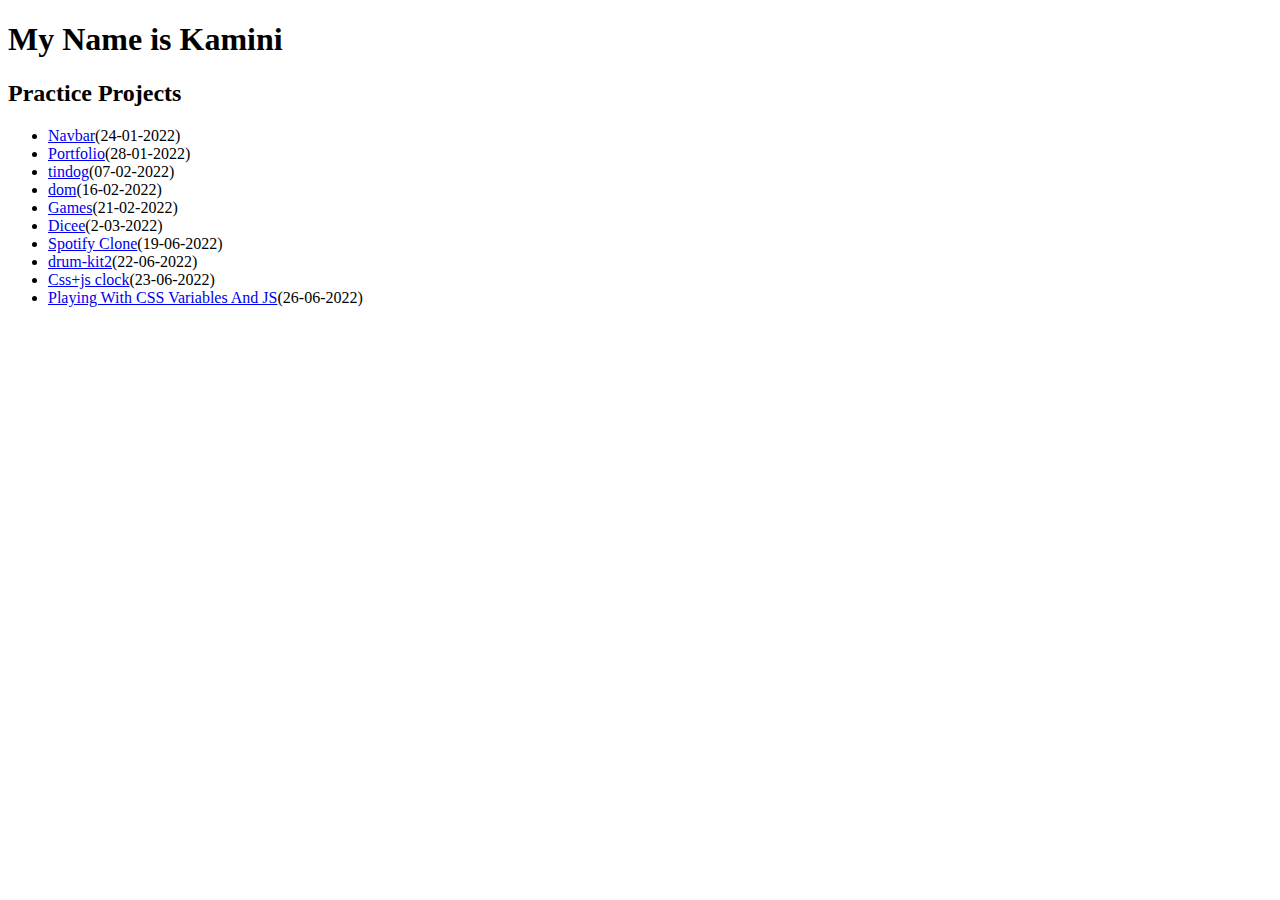
<file: index.html>
<!DOCTYPE html>
<html>
<body>
<h1>My Name is Kamini</h1>
<div>
  <h2> Practice Projects</h2>
  <ul>
    <li><a href="/navbar/">Navbar</a>(24-01-2022)</li>
    <li><a href="/portfolio/">Portfolio</a>(28-01-2022)</li>
    <li><a href="/tindog/">tindog</a>(07-02-2022)</li>
     <li><a href="/dom/">dom</a>(16-02-2022)</li>
    <li><a href="/games/">Games</a>(21-02-2022)</li>
     <li><a href="/Dicee/">Dicee</a>(2-03-2022)</li>
     <li><a href="/Spotify Clone/">Spotify Clone</a>(19-06-2022)</li>
     <li><a href="/drum-kit2/">drum-kit2</a>(22-06-2022)</li>
     <li><a href="/Css+js clock/">Css+js clock</a>(23-06-2022)</li>
     <li><a href="/Playing With CSS Variables And JS/">Playing With CSS Variables And JS</a>(26-06-2022)</li>
  </ul>
  </div>
</body>
</html>
</file>
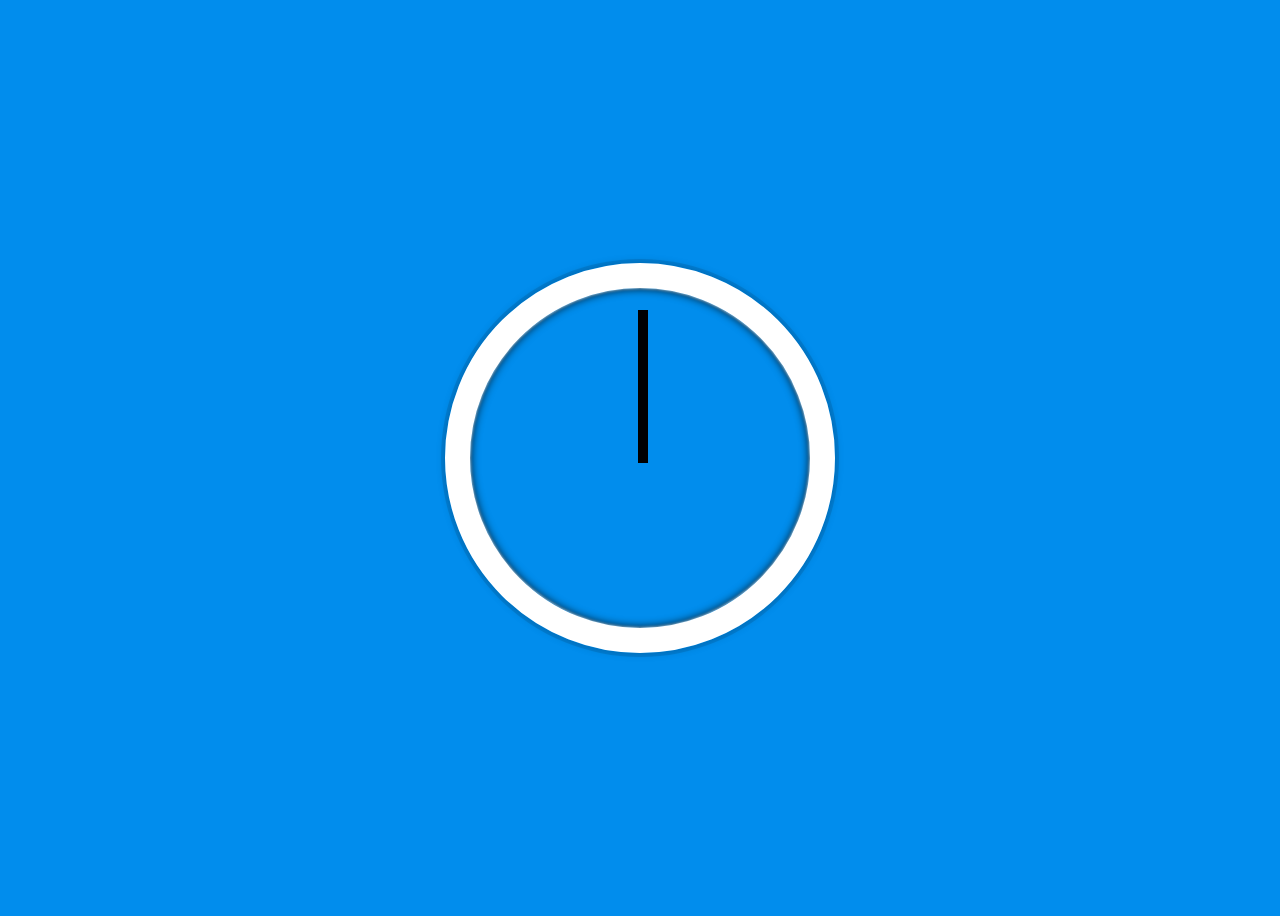
<file: Css+js clock/index.html>
<!DOCTYPE html>
<html lang="en">
<head>
                        <meta charset="UTF-8">
                        <meta http-equiv="X-UA-Compatible" content="IE=edge">
                        <meta name="viewport" content="width=device-width, initial-scale=1.0">
                        <title>CSS + JAVASCRIPT CLOCK.</title>
                        <link rel="stylesheet" href="style.css">
</head>
<body>
                        <div class="clock">
                        <div class="face-clock">
                            <div class="hand hour-hand"></div> 
                            <div class="hand min-hand"></div>
                            <div class="hand second-hand"></div>                   
                        </div>
                     </div>
         <script src="index.js"></script>            
</body>
</html>
</file>
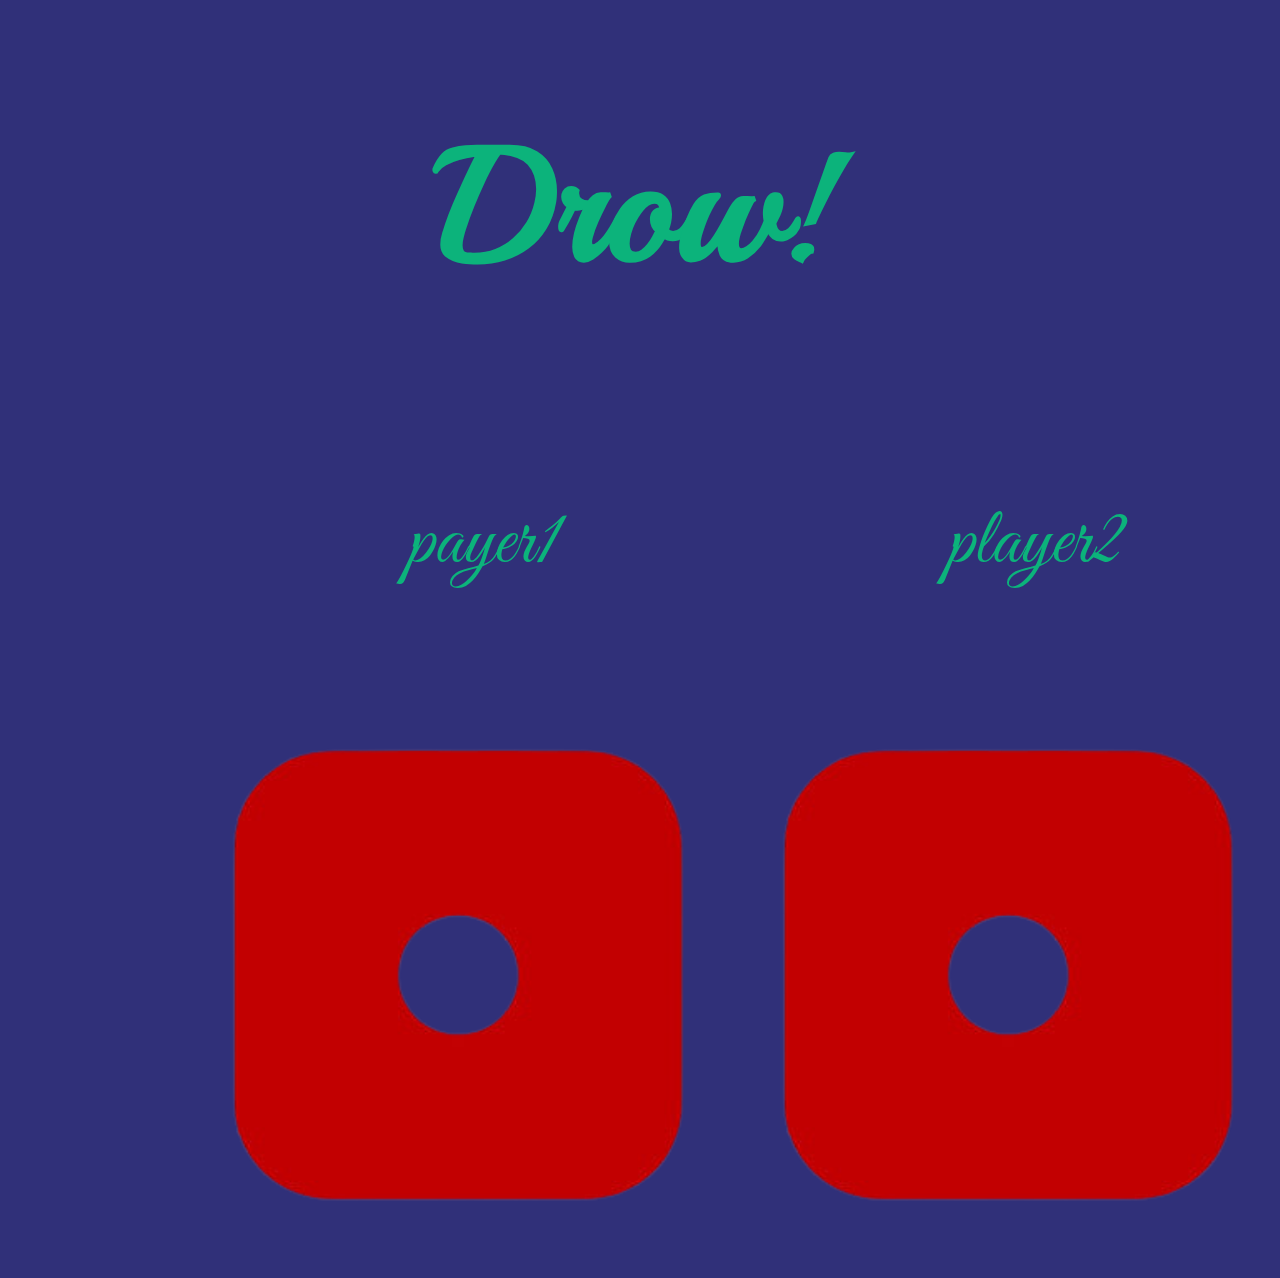
<file: Dicee/index.html>
<!DOCTYPE html>
<html lang="en">
<head>
            <meta charset="UTF-8">
            <meta http-equiv="X-UA-Compatible" content="IE=edge">
            <meta name="viewport" content="width=device-width, initial-scale=1.0">
            <title>Dicee.</title>

           <link rel="stylesheet" href="styles.css">

            <link rel="preconnect" href="https://fonts.gstatic.com" crossorigin>
            <link href="https://fonts.googleapis.com/css2?family=Playball&display=swap" rel="stylesheet">

           <link rel="preconnect" href="https://fonts.gstatic.com" crossorigin>
           <link href="https://fonts.googleapis.com/css2?family=Great+Vibes&display=swap" rel="stylesheet">


</head>
<body>
         
            
            <div class="container">
                <h1>🚩Rrfresh Me.</h1>
            <div class="dice">
              
           <p class="para1">payer1</p>           
               <img class="img1" src="images/dice6.png" alt="">
        </div>

            <div class="dice">
             
            <p class="para2">player2</p>
            <img class="img2" src="images/dice6.png" alt="">

            </div>
         </div>  
       

         <script src="index.js" charset="UTF-8"></script>
</body>
</html>
</file>
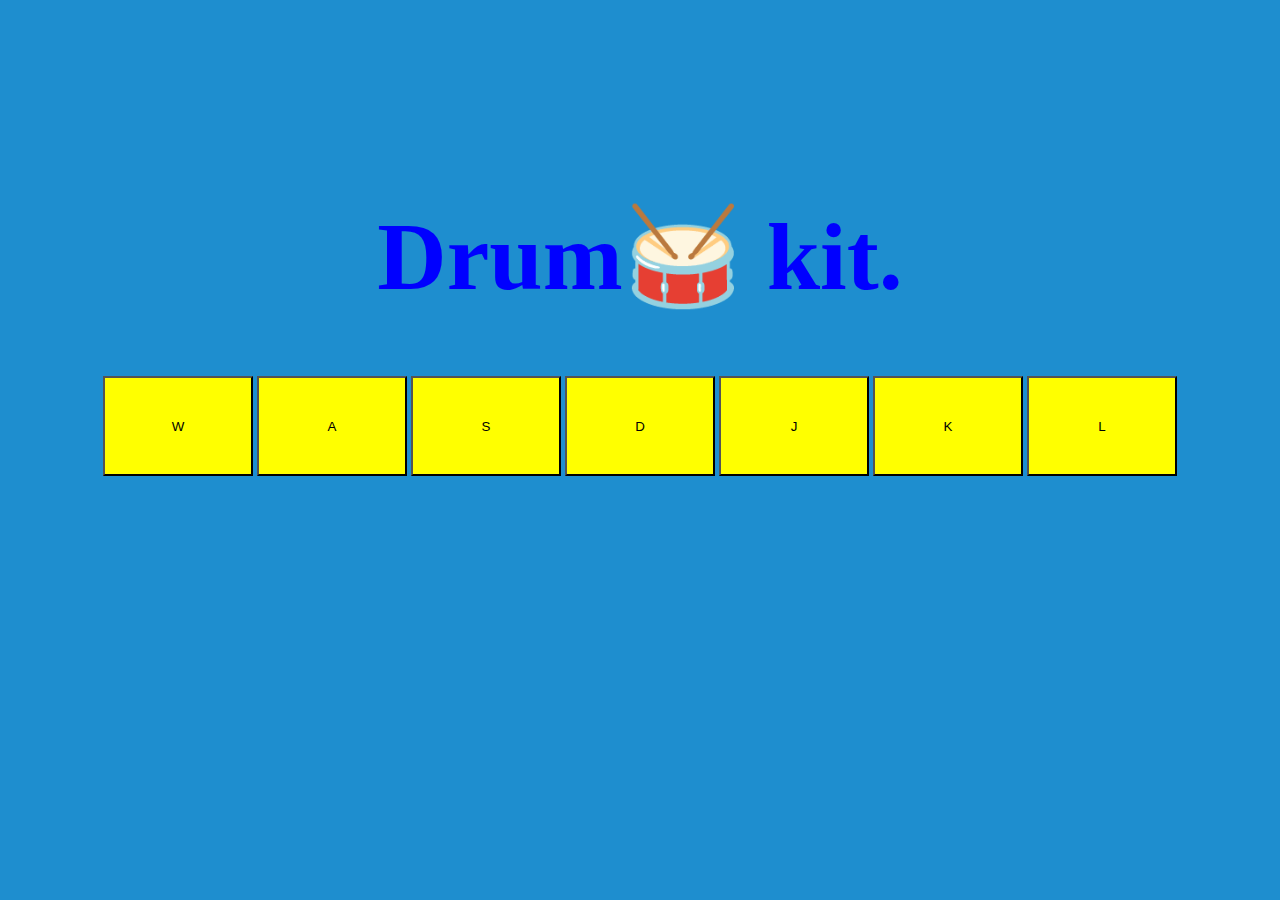
<file: dom/index.html>
<!DOCTYPE html>
<html lang="en">
<head>
                        <meta charset="UTF-8">
                        <meta http-equiv="X-UA-Compatible" content="IE=edge">
                        <meta name="viewport" content="width=device-width, initial-scale=1.0">
                        <title> drum kit.🌐</title>
                        <link rel="stylesheet" href="style.css">
                        <link href="https://fonts.googleapis.com/css2?family=Arvo&display=swap" rel="stylesheet">
                       
</head>
<body>
       <h1>Drum🥁 kit.</h1> 
        <div class="set">
               <button class="w drum">W</button>
               <button class="a drum">A</button>
               <button class="s drum">S</button>
               <button class="d drum">D</button>
               <button class="j drum">J</button>
               <button class="k drum">K</button>
               <button class="l drum">L</button>
        </div>




      
</body>

<script src="index.js" charset="UTF-8"></script> 
</html>
</file>
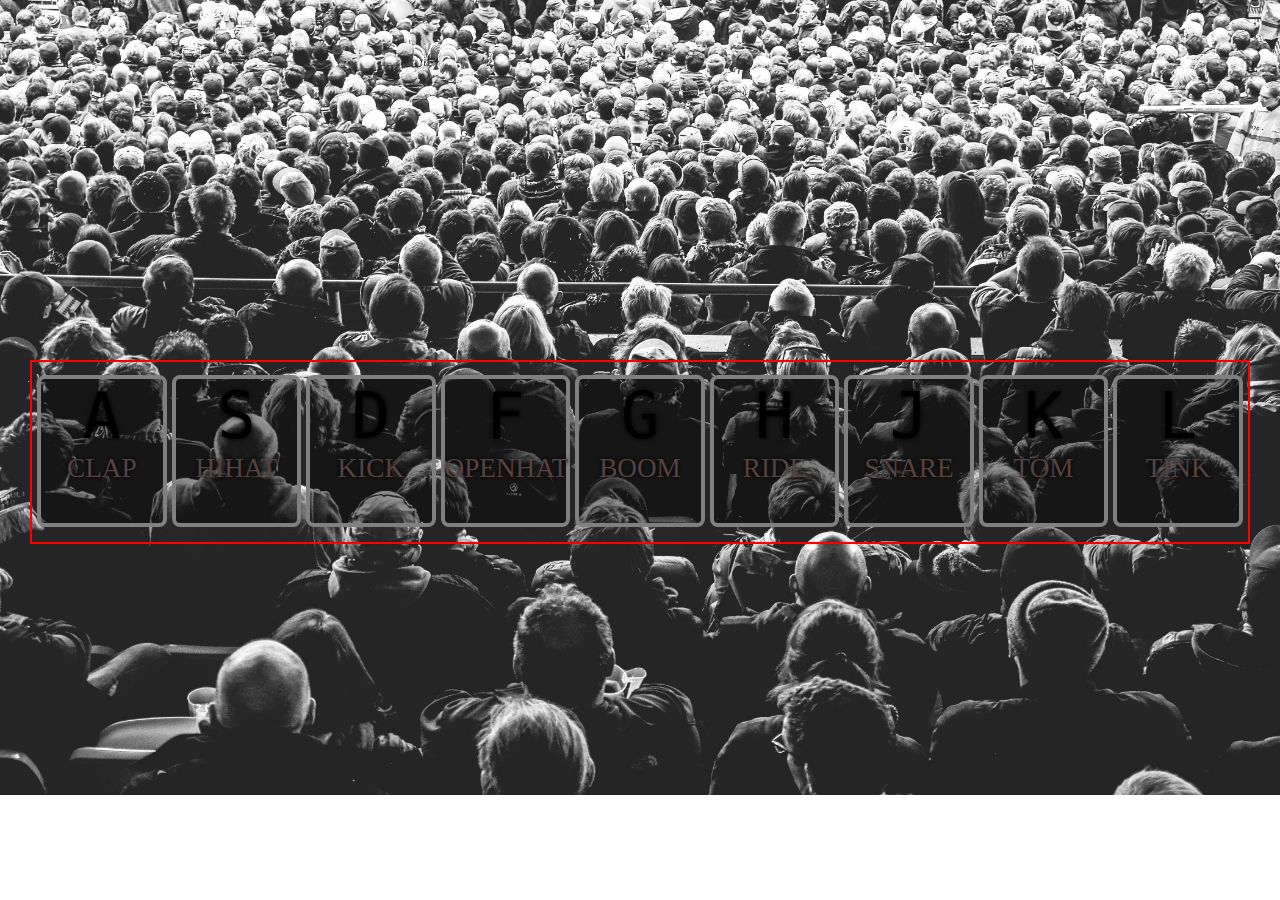
<file: drum-kit2/index.html>
<!DOCTYPE html>
<html lang="en">
<head>
                        <meta charset="UTF-8">
                        <meta http-equiv="X-UA-Compatible" content="IE=edge">
                        <meta name="viewport" content="width=device-width, initial-scale=1.0">
                        <title>DRUM KIT</title>
                        <link rel="stylesheet" href="style.css">
</head>
<body>
           <div class="keys">
                        <div class="key" data-key="65">
                          <kbd>A</kbd>
                          <span>CLAP</span>
                        </div>
                        <div class="key" data-key="83">
                          <kbd>S</kbd> 
                          <span>HIHAT</span>                    
                        </div>
                        <div class="key" data-key="68">
                          <kbd>D</kbd>
                          <span>KICK</span>
                        </div>
                        <div class="key" data-key="70">
                           <kbd>F</kbd>
                           <span>OPENHAT</span>
                        </div>
                        <div class="key" data-key="71">
                          <kbd>G</kbd>
                          <span>BOOM</span>
                        </div>
                        <div class="key" data-key="72">
                         <kbd>H</kbd>
                         <span>RIDE</span>
                        </div>
                        <div class="key" data-key="75">
                          <kbd>J</kbd>
                          <span>SNARE</span>
                        </div>
                        <div class="key" data-key="76">
                          <kbd>K</kbd>
                          <span>TOM</span>
                        </div>
                        <div class="key" data-key="78">
                          <kbd>L</kbd>
                          <span>TINK</span>
                        </div>
           </div>  
           <audio data-key="65" src="sound/clap.wav"></audio>
           <audio data-key="83" src="sound/hihat.wav"></audio>
           <audio data-key="68" src="sound/kick.wav"></audio>
           <audio data-key="70" src="sound/openhat.wav"></audio>
           <audio data-key="71" src="sound/boom.wav"></audio>
           <audio data-key="72" src="sound/ride.wav"></audio>
           <audio data-key="75" src="sound/snare.wav"></audio>
           <audio data-key="76" src="sound/tom.wav"></audio>
           <audio data-key="78" src="sound/tink.wav"></audio>
           
  <script src="app.js"></script>                   
</body>
</html>
</file>
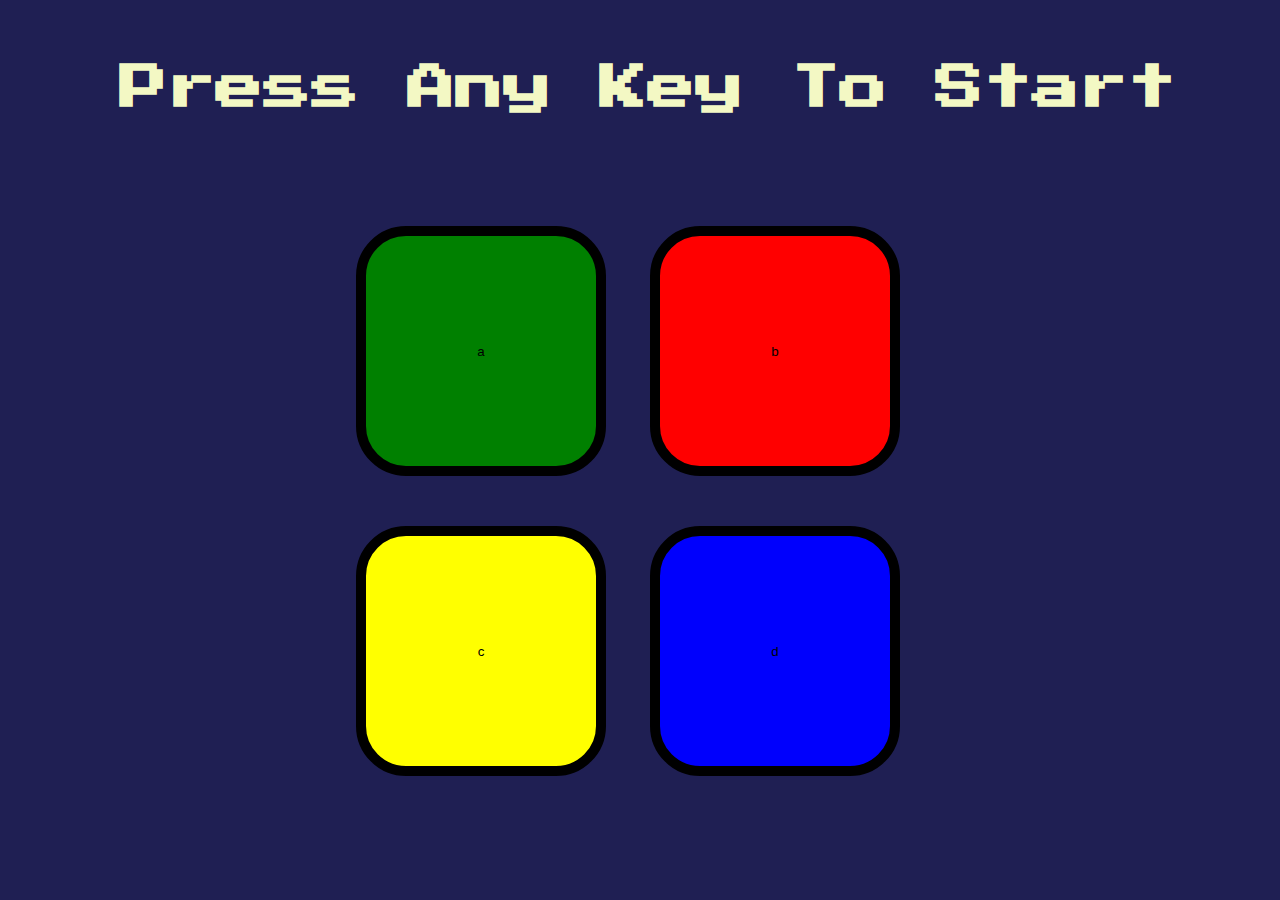
<file: games/index.html>
<!DOCTYPE html>
<html lang="en">
<head>
                        <meta charset="UTF-8">
                        <meta http-equiv="X-UA-Compatible" content="IE=edge">
                        <meta name="viewport" content="width=device-width, initial-scale=1.0">
                        <title>Game🎮.</title>

                        <link rel="preconnect" href="https://fonts.gstatic.com" crossorigin>
                        <link href="https://fonts.googleapis.com/css2?family=Press+Start+2P&display=swap" rel="stylesheet">

                        <link rel="stylesheet" href="styles.css">

</head>
<body>
     <h1 id="title">Press Any Key To Start</h1>

     <div class="container">
        <div class="row">
            <button class="btn-green btn" type="button">a</button>
            <button class="btn-red  btn" type="button">b</button>
        </div>
        <div class="row">
        <button class="btn-yellow  btn" type="button">c</button>
        <button class="btn-blue  btn" type="button">d</button>
        </div>
     </div>
                        


     <script src="https://ajax.googleapis.com/ajax/libs/jquery/3.3.1/jquery.min.js"></script>
     <script src="index.js" charset="UTF-8"></script>
</body>
</html>
</file>
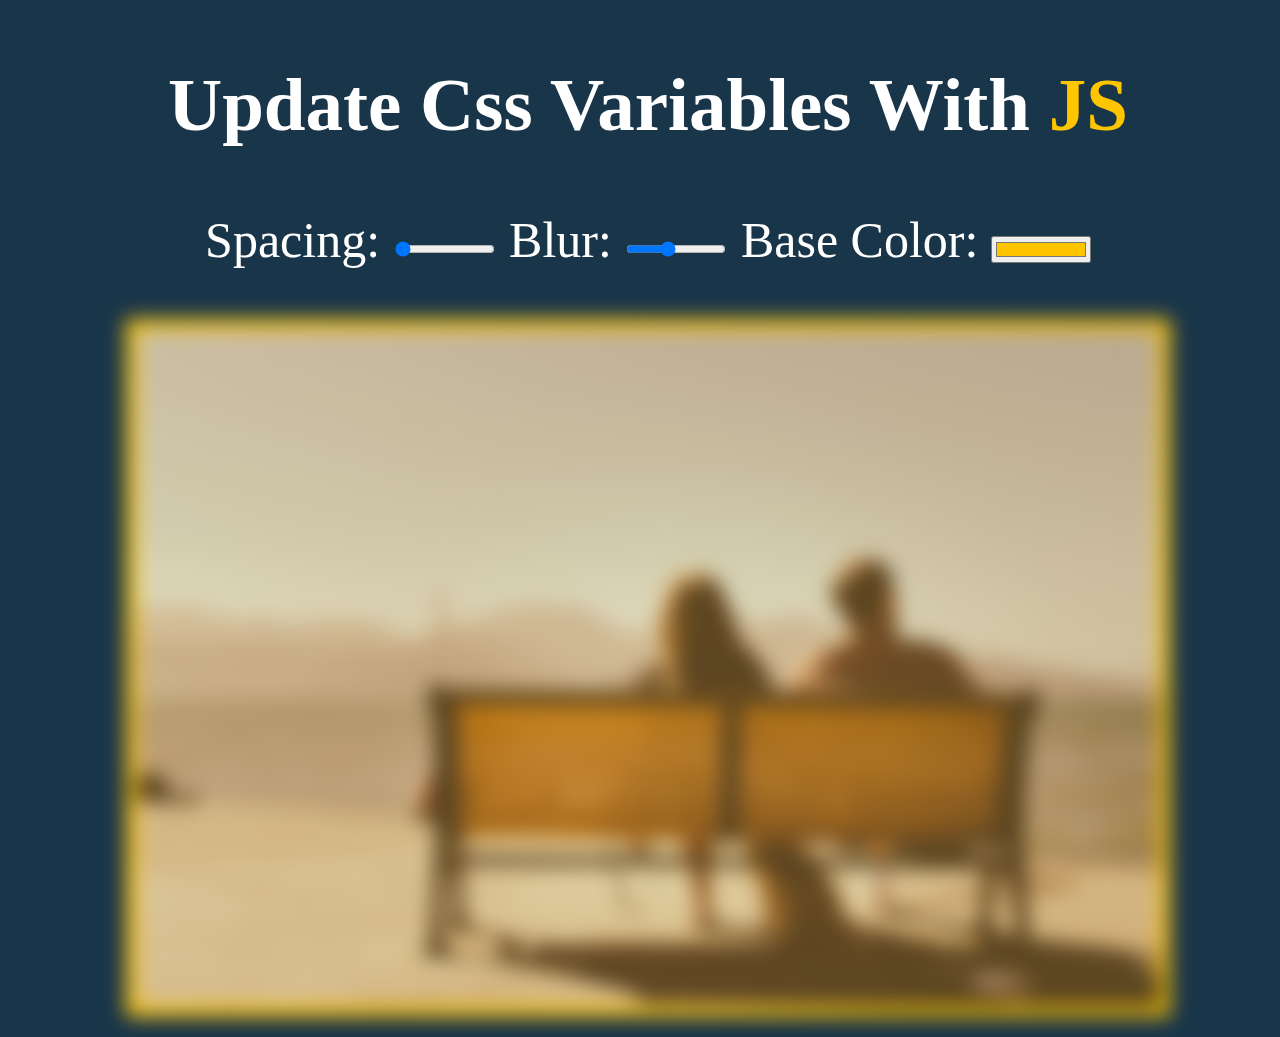
<file: Playing With CSS Variables And JS/index.html>
<!DOCTYPE html>
<html lang="en">
<head>
                        <meta charset="UTF-8">
                        <meta http-equiv="X-UA-Compatible" content="IE=edge">
                        <meta name="viewport" content="width=device-width, initial-scale=1.0">
                        <title>Playing with CSS Variables And JS</title>
                        <link rel="stylesheet" href="style.css">
</head>
<body>
                        <h2>Update Css Variables With <span class="h1">JS</span></h2>
                        <div class="controls">
                          <label for="spacing">Spacing:</label>
                          <input type="range" name="spacing" min="10" max="200" value="10" data-sizing="px" data-name="wes" data-cool="💩">

                          <label for="base">Blur:</label>
                          <input type="range" name="blur" min="0" max="25" value="10" data-sizing="px">

                          <label for="base">Base Color:</label>
                          <input type="color" name="base" value="#ffc600">
                        </div>
                        <img src="love.jpg" height="90%" width="90%" alt="">
       <script src="app.js"></script>                 
</body>
</html>
</file>
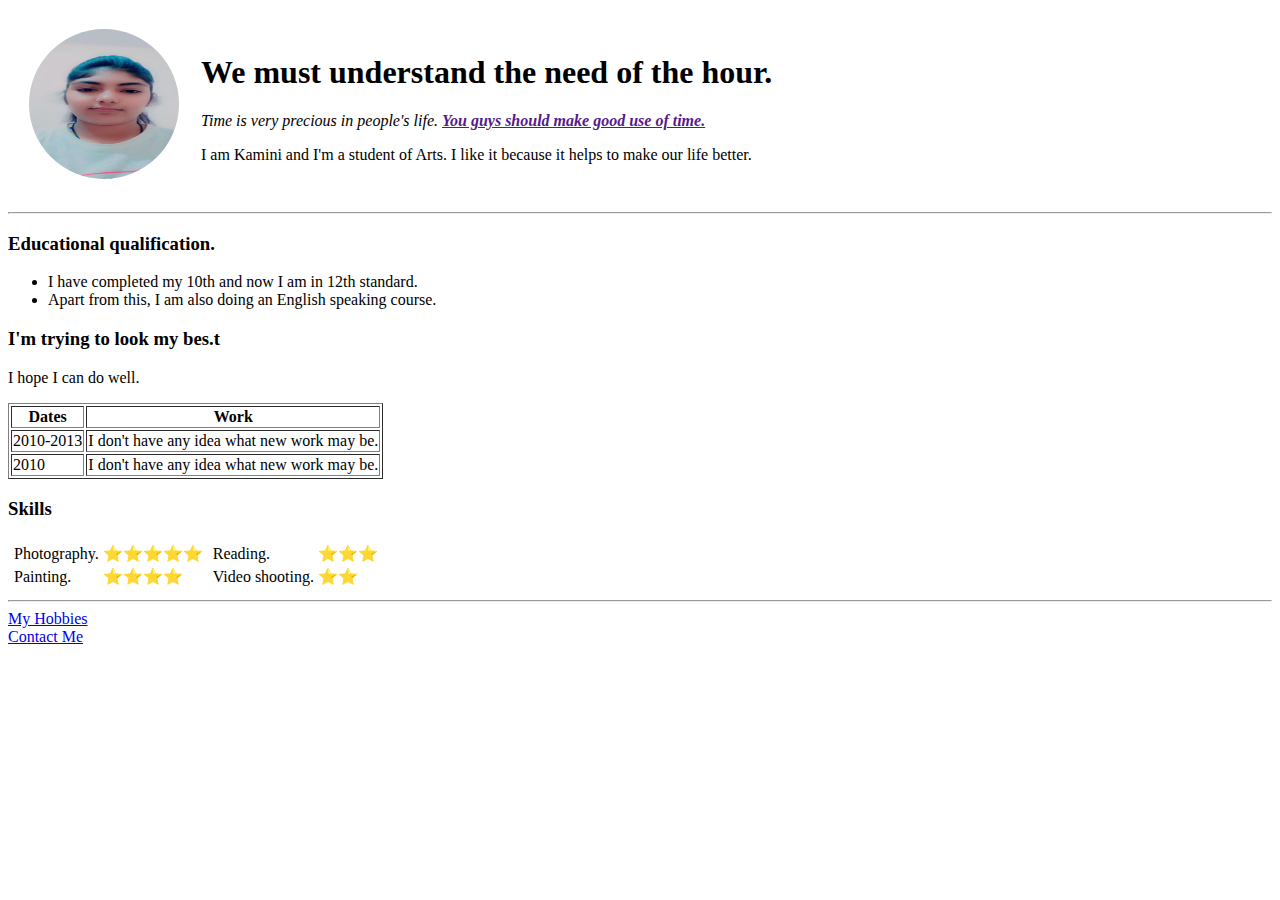
<file: portfolio/index.html>
<!DOCTYPE html>
<html lang="en">
<head>
                        <meta charset="UTF-8">
                        <meta http-equiv="X-UA-Compatible" content="IE=edge">
                        <meta name="viewport" content="width=device-width, initial-scale=1.0">
                        <title>good studies</title>
                        
            
</head>
<body>
  <table cellspacing="20">
    <tr>
      <td> <img src="lovely.jpeg" alt="Kamini profile picture" style="
        border-radius: 100%; 
       height: 150px; width: 150px;"></td>
       <td> <h1>We must understand the need of the hour.</h1>    
        <p><em>Time is very precious in people's life. <strong> <a href=""> You guys should make good use of time.</a></strong></em></p> 
        <p>I am Kamini and I'm a student of Arts. I like it because it helps to make our life better.</p>   </td>
    </tr>
  </table>        
      <hr>      
      <h3>Educational qualification.</h3>
       <ul>
        <li>I have completed my 10th and now I am in 12th standard.</li>
        <li>Apart from this, I am also doing an English speaking course.</li>
       </ul>   
       <h3>I'm trying to look my bes.t</h3>
       <p>I hope I can do well.</p>
       <table border="1px">
       <thead>
         <tr>
         <th>Dates</th>
         <th>Work</th>
         </tr>
       </thead>
       <tbody>
           <tr>
          <td>2010-2013</td>
          <td>I don't have any idea what new work may be.</td>
        </tr>
       <tr>
         <td>2010</td>
         <td>I don't have any idea what new work may be.</td>
     </tr>
       </tbody>
       </table>     
    <h3>Skills</h3>
    <table>
  <tr>
    <td>
     <table>
       <tr>
         <td>Photography.</td>
        <td>⭐⭐⭐⭐⭐</td>
       </tr>
     
       <tr>
        <td>Painting.</td>
        <td>⭐⭐⭐⭐</td>
       </tr>
       
     </table>
    </td>
    <td><table>
     
   <tr>
      <td>Reading.</td>
      <td>⭐⭐⭐</td>
     </tr>
    
     <tr>
      <td> Video shooting.</td>
      <td>⭐⭐</td>
     </tr>
   </table></td>
  </tr>
</table>
       <hr>
      <a href="Hobbies.html">My Hobbies</a>
      <br>
      <a href="Contact-Me.html">Contact Me</a>
</body>
</html>
</file>
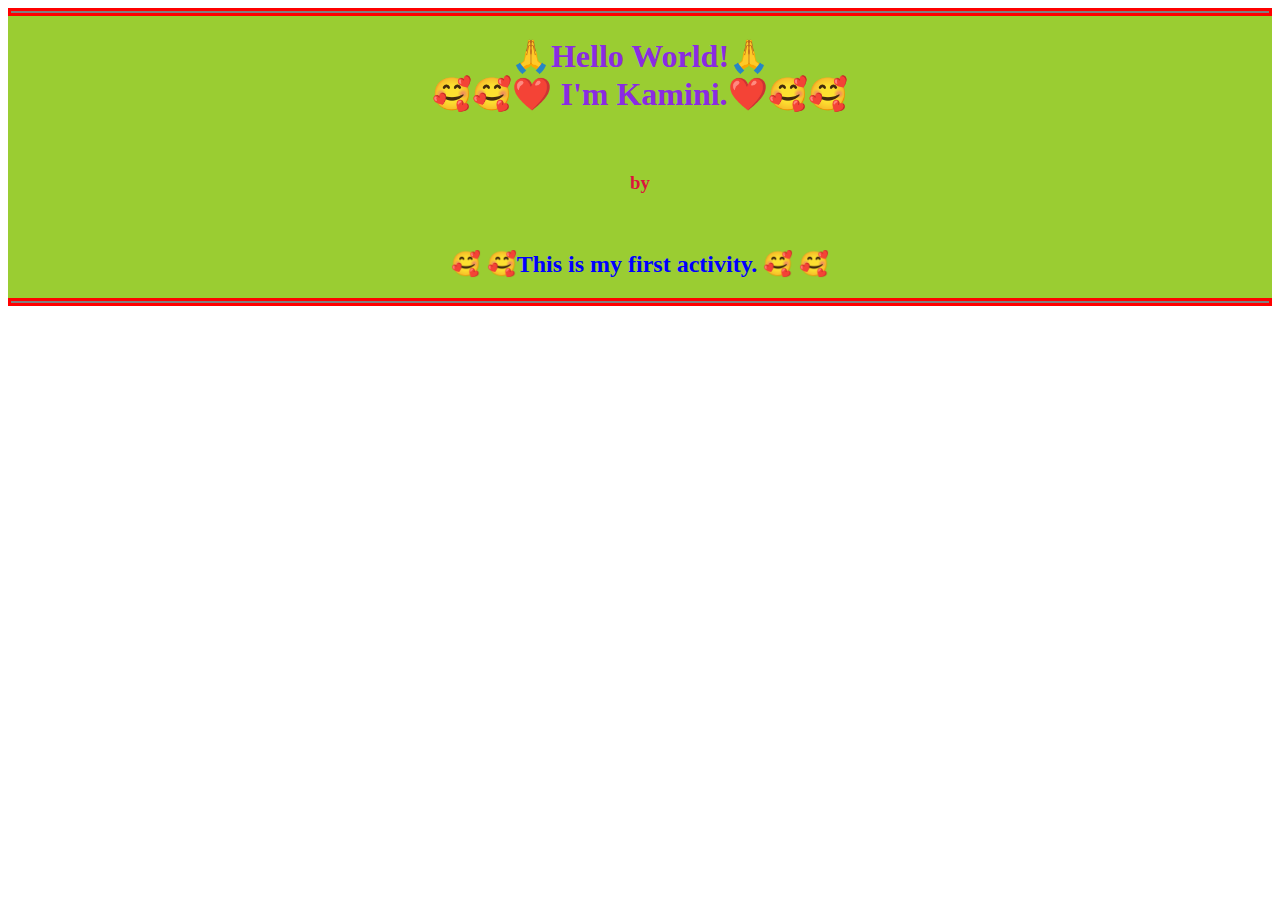
<file: index (2).html>
<!DOCTYPE html>
<html lang="en">
<head>
                        <meta charset="UTF-8">
                        <meta http-equiv="X-UA-Compatible" content="IE=edge">
                        <meta name="viewport" content="width=device-width, initial-scale=1.0">
                        <title> ❤️This is my second project !</title>
                 <style>
                       body{
                  color: yellow;
                  border: tomato;
                       }                  
                 
                 center{ 
                   background-color: yellowgreen; 
                   /* border-left: red; */
                 }
                 hr{  
                   border  :3px solid red;
                   /* border: greenyellow; */
                 }
                 h1{
                 color: blueviolet;
                 }  
                 h3{
                 color: crimson;
                 } 
                 h2{
                 color: blue;
                 }                
                 
                 </style>       
</head>
<body>
               <center>       
              <hr size="4"noshade>
              <h1> 🙏Hello World!🙏 <br> 🥰🥰❤️ I'm Kamini.❤️🥰🥰</h1>    
              <br>
              <h3>by</h3> 
              <br>
              <h2>  🥰 🥰This is my first activity. 🥰 🥰</h2>  
              <hr size="4"noshade>
               </center>     
</body>
</html>
</file>
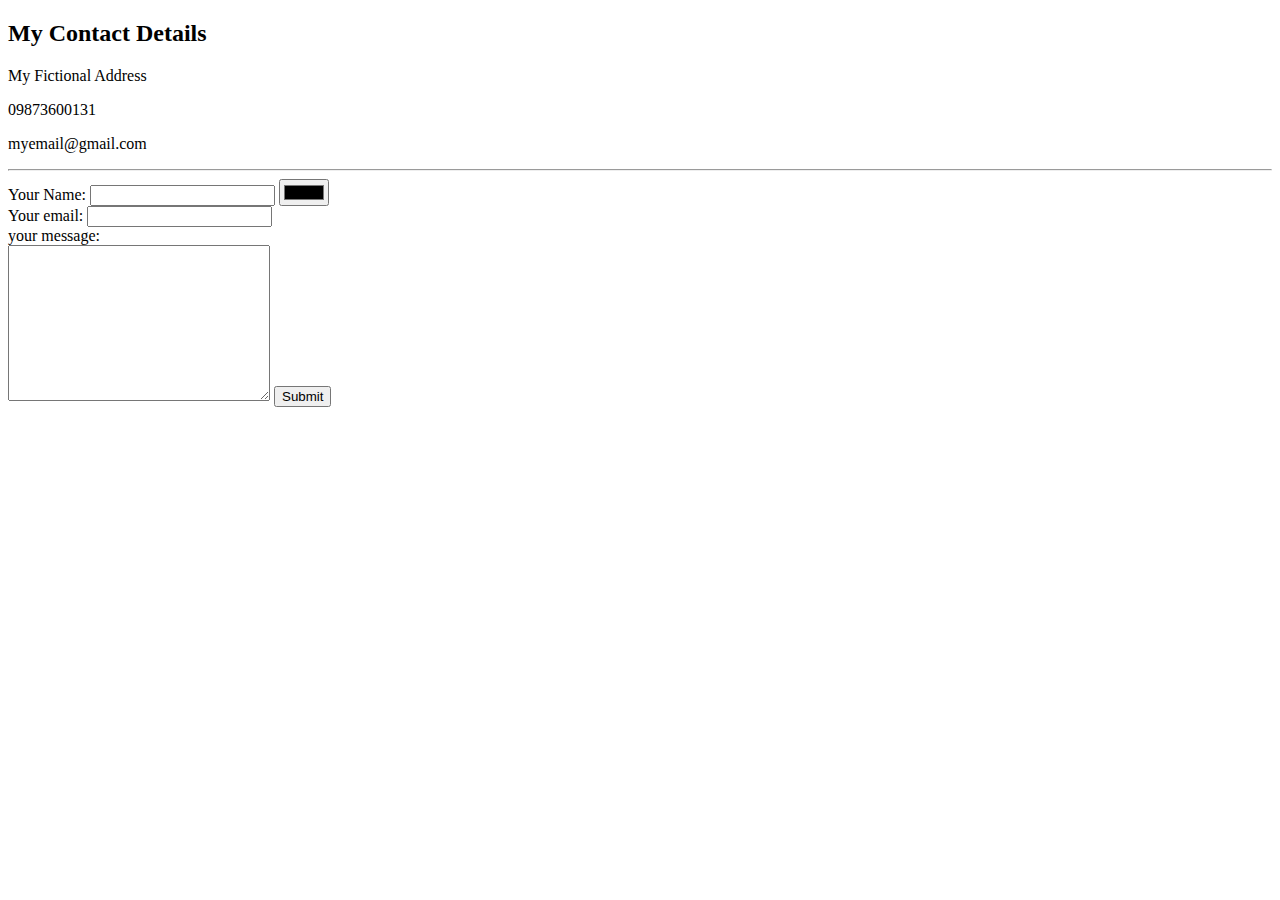
<file: portfolio/Contact-Me.html>
<!DOCTYPE html>
<html lang="en">
<head>
                        <meta charset="UTF-8">
                        <meta http-equiv="X-UA-Compatible" content="IE=edge">
                        <meta name="viewport" content="width=device-width, initial-scale=1.0">
                        <title>contact me</title>
</head>
<body>
   <h2>My Contact Details</h2>
   <!-- <input type="text"><br>
   <input type="File"><br>
   <input type="Date"><br>
   <input type="Radio"><br>
   <input type="Range"><br>
   <input type="Submit"><br> -->

   <p>My Fictional Address</p>
   <p>09873600131</p>
   <p>myemail@gmail.com</p>
   <hr> 
    <form class="" action="mailto:info@londonappbrewery.com" method="post" enctype="text/plain">
       <label>Your Name:</label>
       <input type="text" name="YourName" value="">
       <input type="color" name=""><br>
       <label> Your email:</label>
       <input type="email" name="Your email" value=""><br>     
       <label>your message:</label><br>
       <textarea name="YourMessage" cols="30" rows="10"></textarea>
       <input type="submit" name=""> 
      
    </form>            
</body>
</html>
</file>
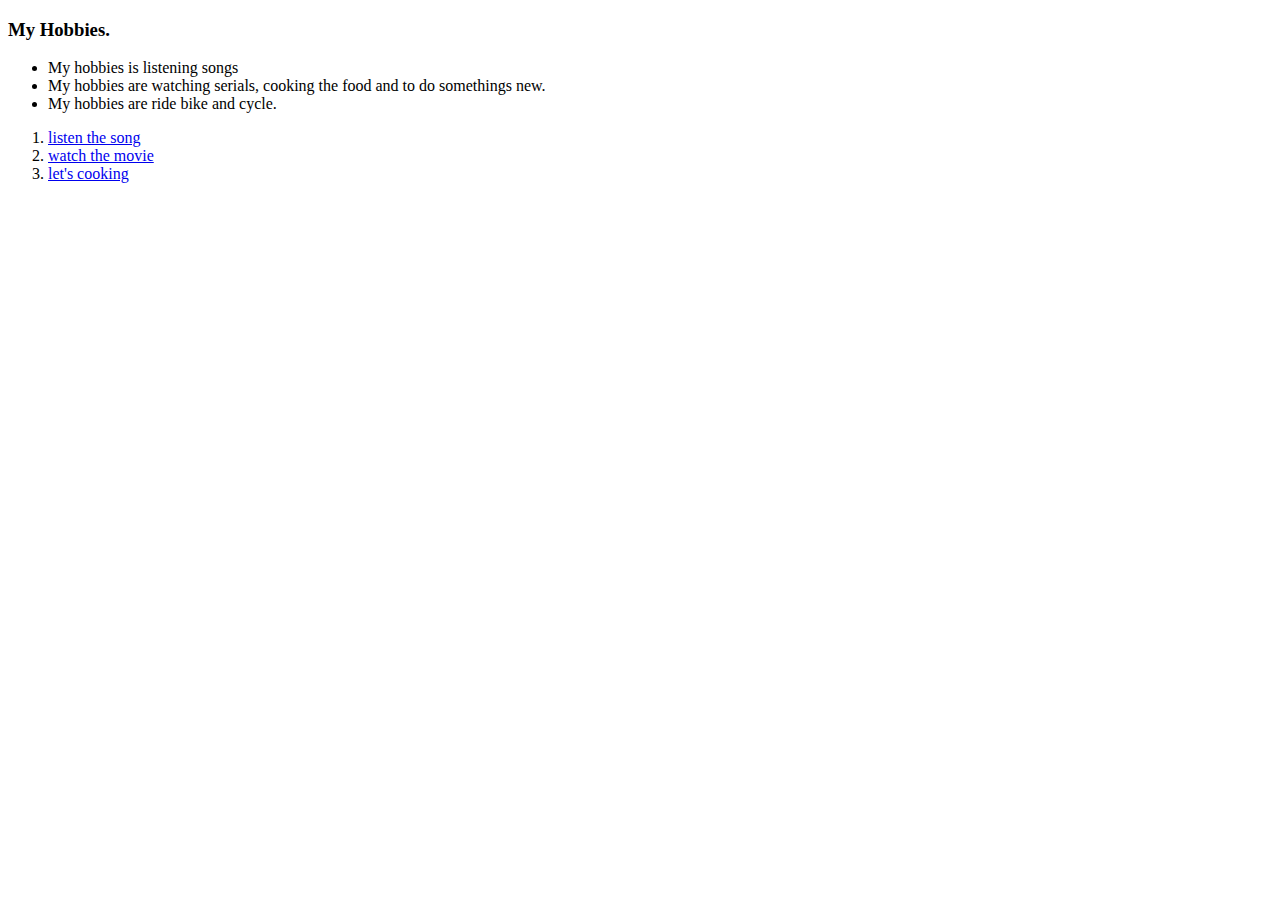
<file: portfolio/Hobbies.html>
<!DOCTYPE html>
<html lang="en">
<head>
                        <meta charset="UTF-8">
                        <meta http-equiv="X-UA-Compatible" content="IE=edge">
                        <meta name="viewport" content="width=device-width, initial-scale=1.0">
                        <title>Document</title>
</head>
<body>
     <h3>My Hobbies.</h3>
                        <ul>
                         <li>My hobbies is listening songs</li>
                         <li>My hobbies are watching serials, cooking the food and to do somethings new.</li>
                         <li>My hobbies are ride bike and cycle.</li>
                        </ul>
                        <ol>
                        <li><a href="https://www.youtube.com/watch?v=I2ly76WK44g&list=RDI2ly76WK44g&start_radio=1">listen  the song</a></li>
                        <li><a href="https://www.youtube.com/watch?v=x5z0WVazjD4">watch the movie</a></li>
                        <li><a href="https://www.youtube.com/results?search_query=cooking+recipes">let's cooking</a></li>
                        </ol>                  
</body>
</html>
</file>
<file: Css+js clock/style.css>
html{
     background: #018ded url("https://i.picsum.photos/id/881/1500/1000.jpg?blur=5&hmac=wSpZ-UlEtKsvnxXigvyNIbudlXANuQMJpe19ZvEjebw");
     background-size: cover;
     font-family: 'helvetica neue';
     text-align: center;
     font-size: 10px;
}
body{
      font-size: 2rem;
      display: flex;
      flex: 1;
      min-height: 100vh;
      align-items: center;
}
.clock{
      height: 30rem;
      width: 30rem;
      border: 25px solid #fff;  
      border-radius: 50%;
      margin: 50px auto;   position: relative;   
      padding: 2rem; 
      box-shadow: 0 0 0px 4px rgba(0, 0, 0, 0.1),
       inset 0 0 3px #efefef, 
       inset 0 0 10px #000,
       0 0 10px rgba(0, 0, 0, 0.2);         
}
.clock-face{
       height: 100%;
       width: 100%;       
       position: relative;
       transform:translate(-3px);          
}
.hand{
      height: 10px;
      width: 45%;
      background: #000;  
      position: absolute;
      top: 50%;
      transform-origin: 100%; 
      transform: rotate(90deg);
      transition: all 0.05s;  
      transition-timing-function: cubic-bezier(0.1, 0.7, 0.58 ,1);           
}
</file>
<file: Dicee/styles.css>
body{
     background-color: rgb(48, 48, 121);                
}

h1{
   text-align: center;
   font-size: 10rem;
   font-family: 'Playball', cursive;
   color: rgb(12, 179, 123);
}


.para1,.para2{
   color: rgb(12, 179, 123);
   font-size: 5rem;
   font-family: 'Great Vibes', cursive;
   
}

.para1{
   margin-left: 400px;
}

.para2{
   margin-left:370%;
}

.container{
   height: 300px;
   width: 100%;
   text-align: center;
   margin: auto;
   display: block;

}

.dice{
   margin: auto;
   float: left;
   align-items: center;
   height: auto;
   width: 200px;
}

.img1{
    height: 600px;  
    width: 600px; 
    margin-left: 150px;              
}

.img2{
     height: 600px;
     width: 600px;
     margin-left: 250% ;                 
}
</file>
<file: dom/style.css>
body{
    background-color: rgb(30, 142, 207);
    text-align: center;
}

h1{
    color: #00f;
    margin-top: 200px;
    font-size: 6rem;
    
}
button{
    background-color: #ffff00;
    height: 100px;
    width: 150px;

}

.w{
  
}
.a{

}
.s{

}
.d{

}

.k{

}

.l{

}
</file>
<file: drum-kit2/style.css>
*{
  margin: 0;
  padding: 0;
}
body{
  height: 34vw;
  width: 100vw;
  background-image: url("bg.jpg");
  background-size: 100% 100%;
  background-repeat: no-repeat;
}
.keys{
   height: 20vh;
   width: 95%;
   position: relative;
   display: flex;
   margin-top: 32vh;
   margin: 40vh auto;         
   border: 2px solid #ff0000;  
   justify-content: space-evenly; 
   text-align: center;         
}
.key{
   height: 80%;
   width: 10%;
   border: 0.3rem solid #808080;   
   border-radius: 0.5rem; 
   margin-top: 13px; 
   background-color: rgba(0, 0, 0, 0.4);           
   transition: all 0.07s ease;  
   text-shadow: 0 0 5px #000;   
}
kbd{
   display: block;  
   font-size: 4rem;                   
}
span{
   font-size: 1.7rem;
   color: #574141;     
   text-transform: uppercase;                
}
.playing{
   transform: scale(1.1);
   border-color: #ffc600;  
   box-shadow: 0 0 10px #ffc600;                   
}
</file>
<file: games/styles.css>
body{
background: rgb(31, 31, 83);  
text-align: center;
margin: 8px;
color: rgb(243, 248, 196); 
height: 100%;
width: 100%;
}



#title{
font-size: 3rem;
font-family: 'Press Start 2P', cursive;
margin: 5%;

}


.btn-green , .btn-red , .btn-yellow, .btn-blue{
height: 250px;   
width: 250px;
border-radius: 50px; 
margin-top: 50px;     
border: 10px solid black;
background-color: green;
margin-right: 40px;
}


.btn-red{
background-color: red; 
}


.btn-yellow{   
background-color: yellow;                   
}

.btn-blue{     
background-color: rgba(0, 0, 255, 0.993);
}
</file>
<file: Playing With CSS Variables And JS/style.css>
:root{
     --base:#ffc600;
     --spacing: 10px;    
     --blur: 10px;              
}
img{
  height: 50%;   
  width: 80%;
  padding: var(--spacing);
  background: var(--base);
  filter: blur(var(--blur));
}
.h1{
  color: var(--base);                     
}

body{
   text-align: center;
   background-color: #193549;  
   color: #fff;      
   font-family: "helventica neue","sans-sarif"; 
   font-weight: 100;        
   font-size: 50px;  
   width: 100%;
}
.controls{
     margin-bottom: 50px;
}
a{
   color: var(--base);
   text-decoration: none;                     
}
input{
    width: 100px;                   
}
</file>
